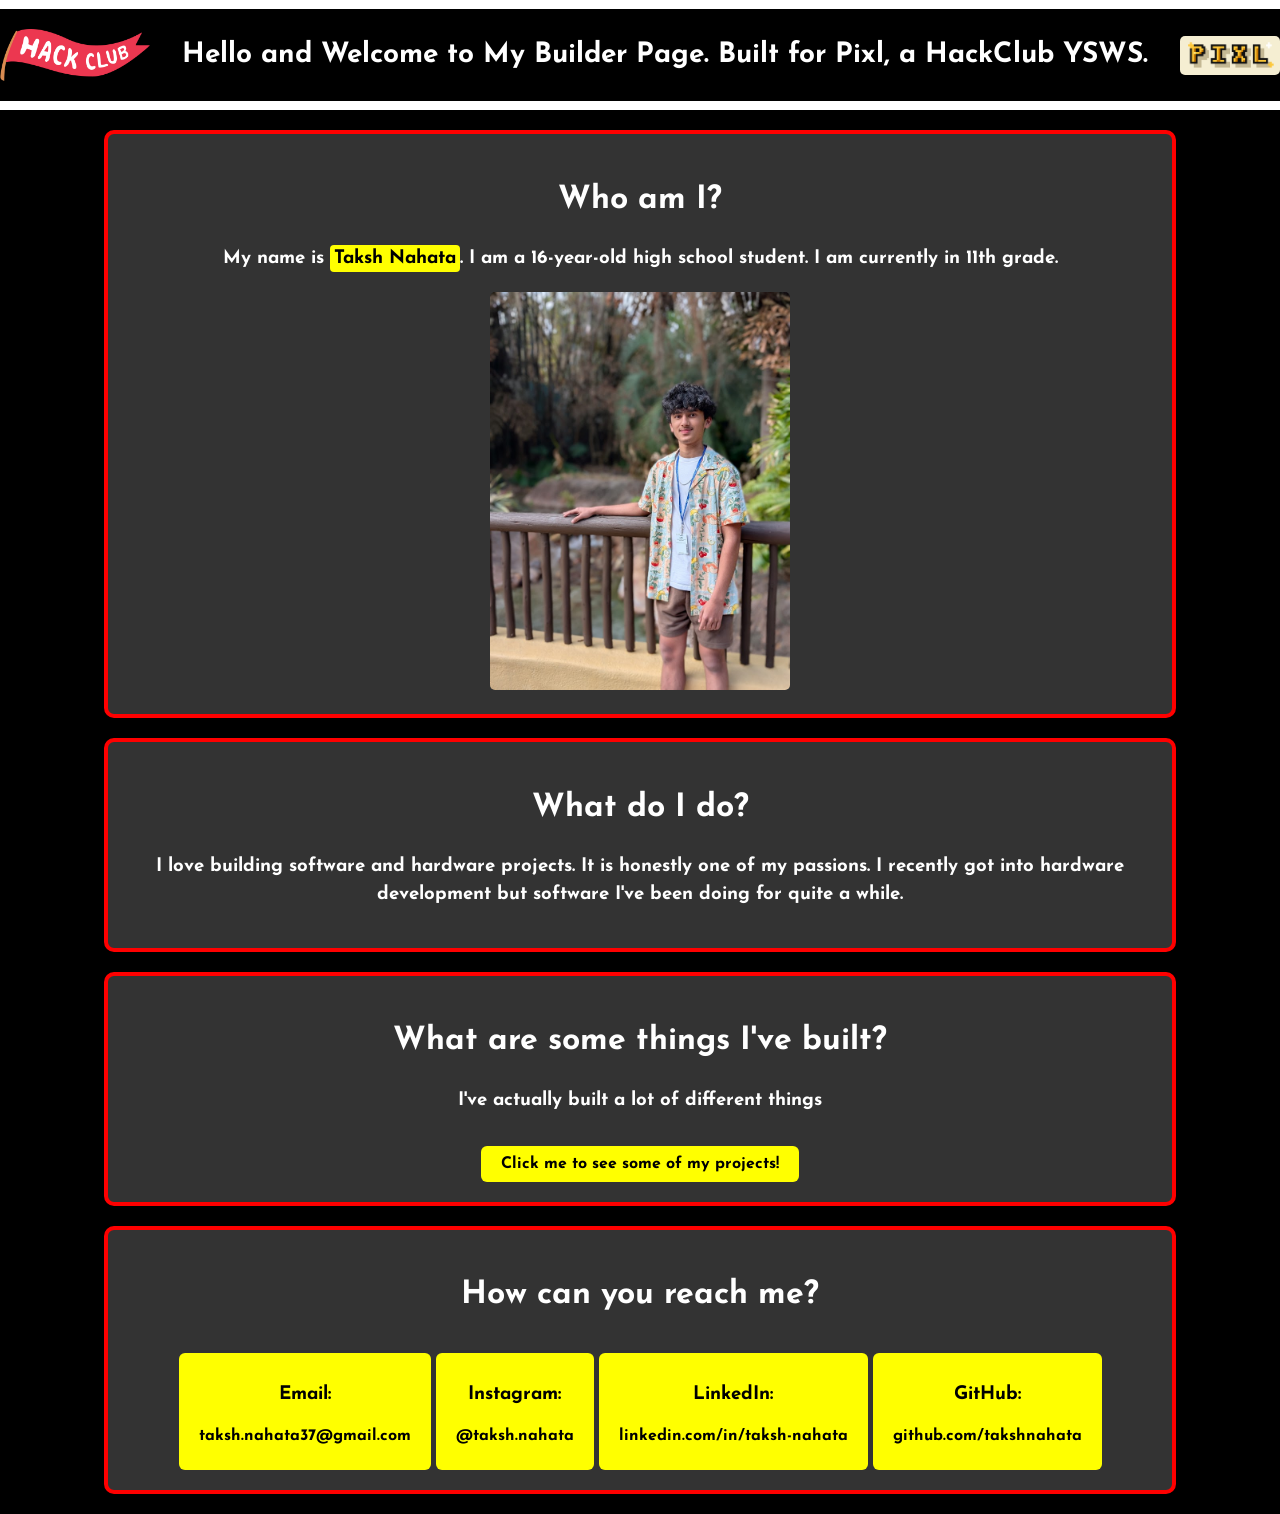
<file: index.html>
<!DOCTYPE html>
<html lang="en">
<head>
    <meta charset="UTF-8">
    <meta name="viewport" content="width=device-width, initial-scale=1.0">
    <title>Taksh Nahata's Builder Page</title>
    <link rel="stylesheet" href="styles.css">
    <!-- fonts and stuff -->
    <link rel="preconnect" href="https://fonts.googleapis.com">
    <link rel="preconnect" href="https://fonts.gstatic.com" crossorigin>
    <link href="https://fonts.googleapis.com/css2?family=Josefin+Sans:ital,wght@0,100..700;1,100..700&display=swap" rel="stylesheet">
</head>
<body class="josefin-sans-builderpage"> <!-- using this font and just calling that class -->
    <!-- header formatting and setup -->
    <div class="line"></div>
    <div class="header">
        <img src="assets/hackclub.png" alt="Hack Club Logo" class="hackclub-logo" style="width: 150px; height: auto;">
        <h2>Hello and Welcome to My Builder Page. Built for Pixl, a HackClub YSWS.</h2>
        <img src="assets/pixl.png" alt="Pixl Logo" class="pixl-logo" style="width: 100px; height: auto;">
    </div>
    <div class="line"></div>

    <!-- qa cards start -->
    <div class="qa left" style="animation-delay: 0.3s;">
        <h1>Who am I?</h1>
        <h3>My name is <mark>Taksh Nahata</mark>. I am a 16-year-old high school student. I am currently in 11th grade.</h3>
        <img src="assets/me.png" style="width: 300px; height: auto;">
    </div>
    <div class="qa right" style="animation-delay: 0.6s;">
        <h1>What do I do?</h1>
        <h3>I love building software and hardware projects. It is honestly one of my passions. I recently got into hardware development but software I've been doing for quite a while.</h3>
    </div>
    <div class="qa left" style="animation-delay: 0.9s;">
        <h1>What are some things I've built?</h1>
        <h3>I've actually built a lot of different things</h3>
        <a href="projects.html">Click me to see some of my projects!</a>
    </div>
    <!-- socials and links on a qa card as well -->
    <div class="qa right" style="animation-delay: 1.2s;">
        <h1>How can you reach me?</h1>
        <div class="socials">
            <a href="mailto:taksh.nahata37@gmail.com">
                <h3 class="card">Email:</h3>
                <p>taksh.nahata37@gmail.com</p>
            </a>
            <a href="https://www.instagram.com/taksh.nahata">
                <h3 class="card">Instagram:</h3>
                <p>@taksh.nahata</p>
            </a>
            <a href="https://www.linkedin.com/in/taksh-nahata">
                <h3 class="card">LinkedIn:</h3>
                <p>linkedin.com/in/taksh-nahata</p>
            </a>
            <a href="https://github.com/taksh-nahata">
                <h3 class="card">GitHub:</h3>
                <p>github.com/takshnahata</p>
            </a>
        </div>
    </div>
</body>
</html>
</file>
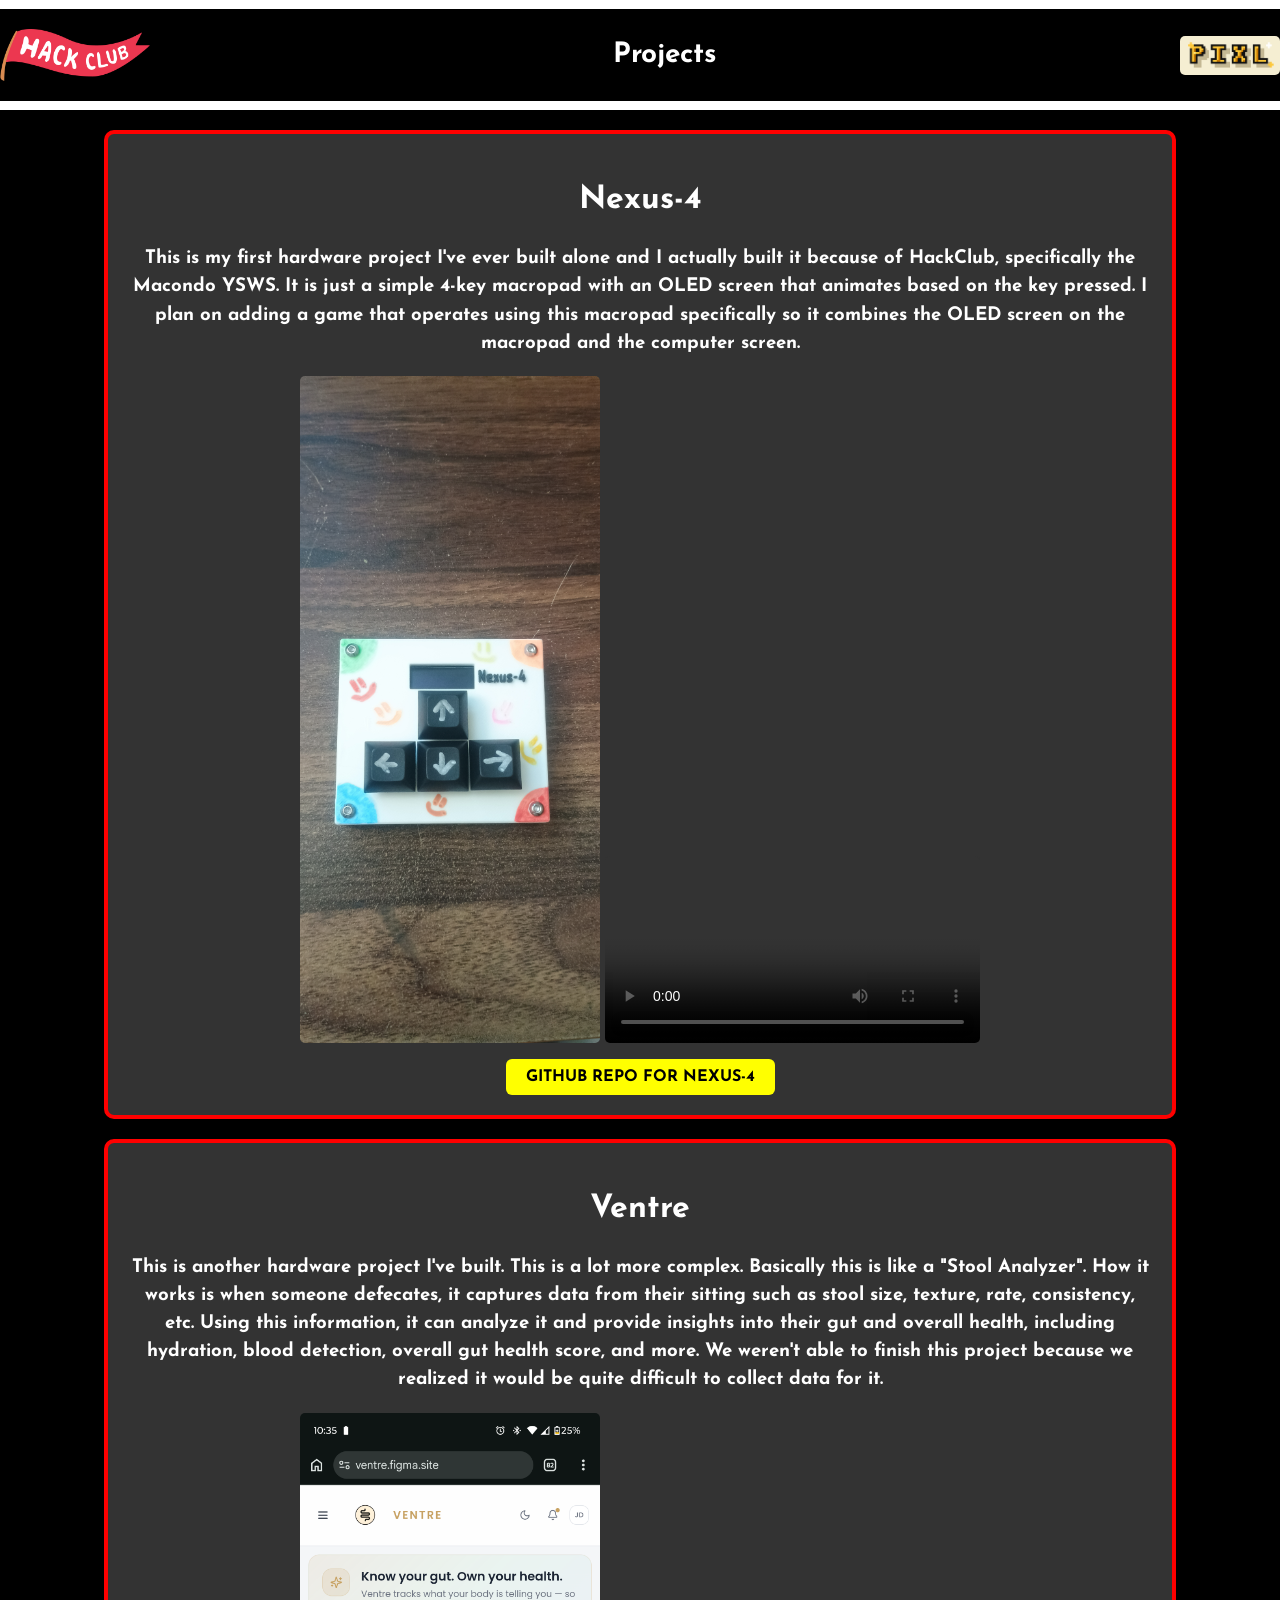
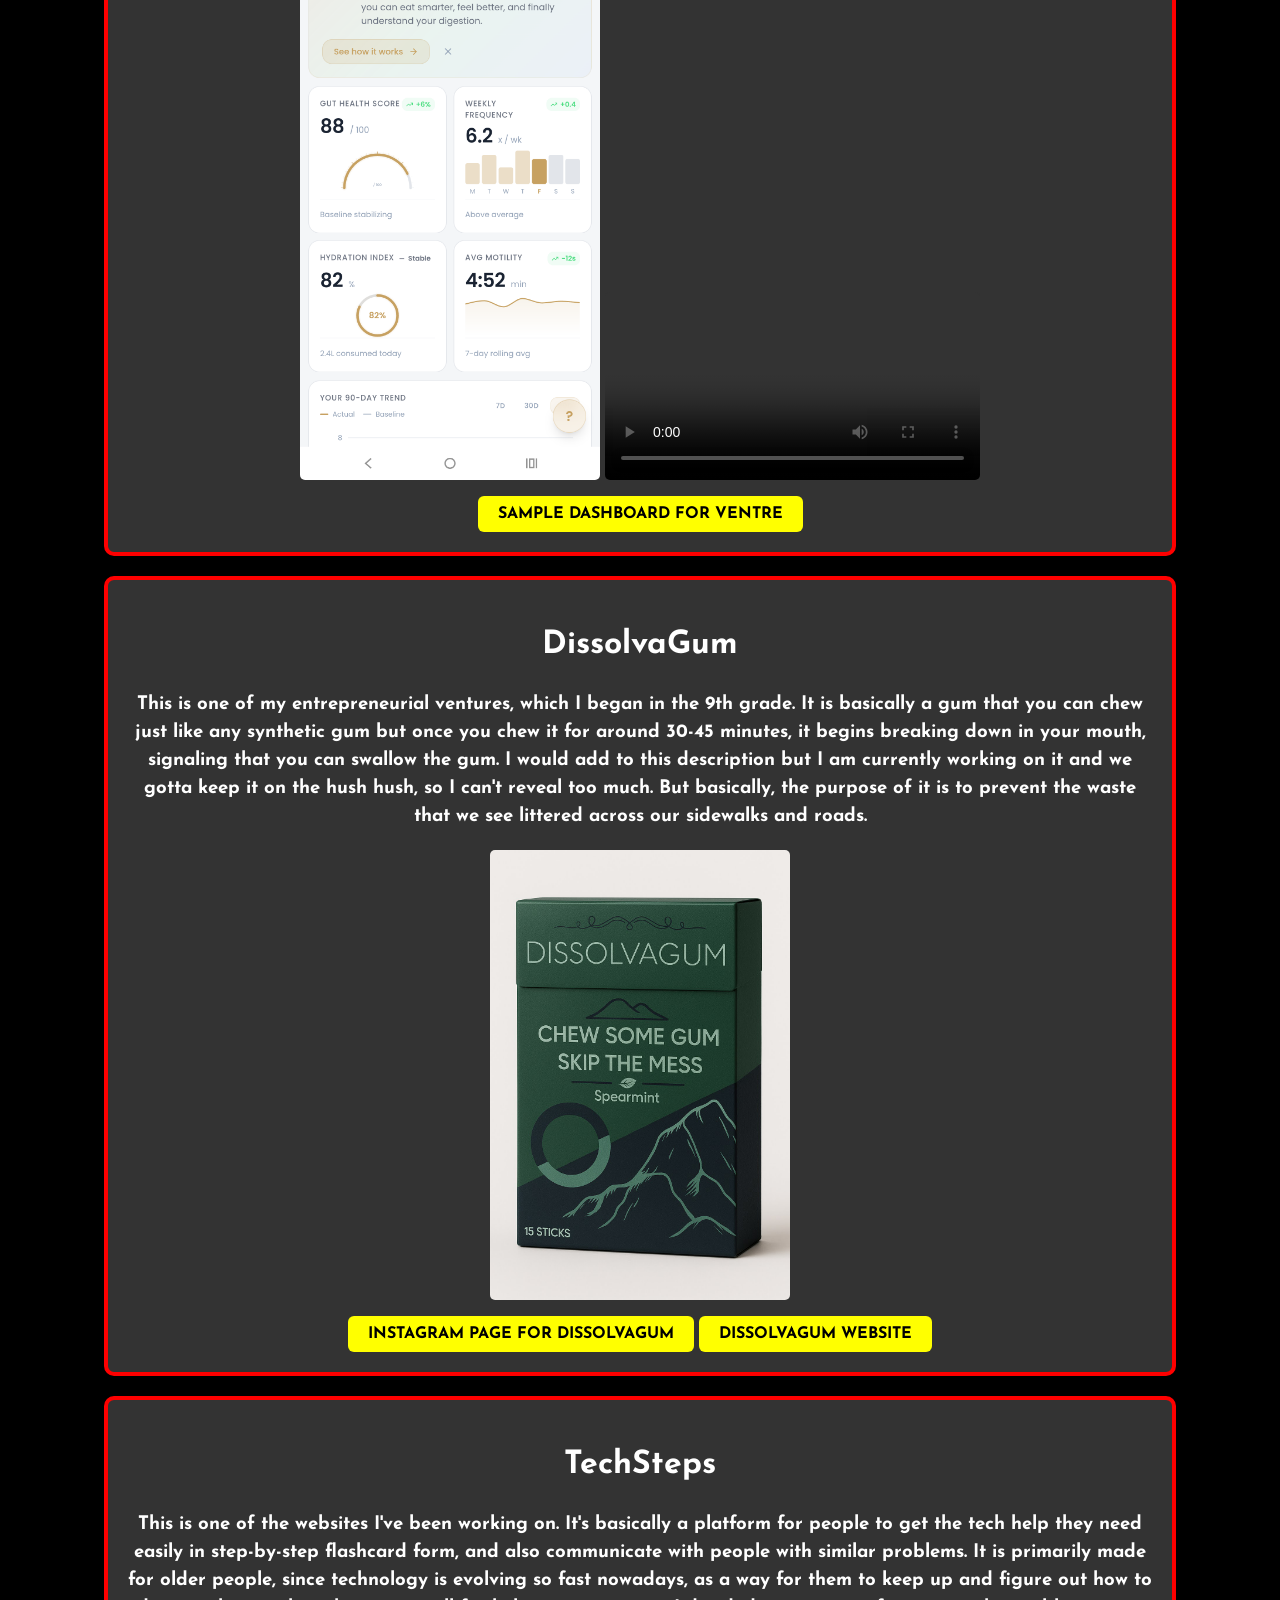
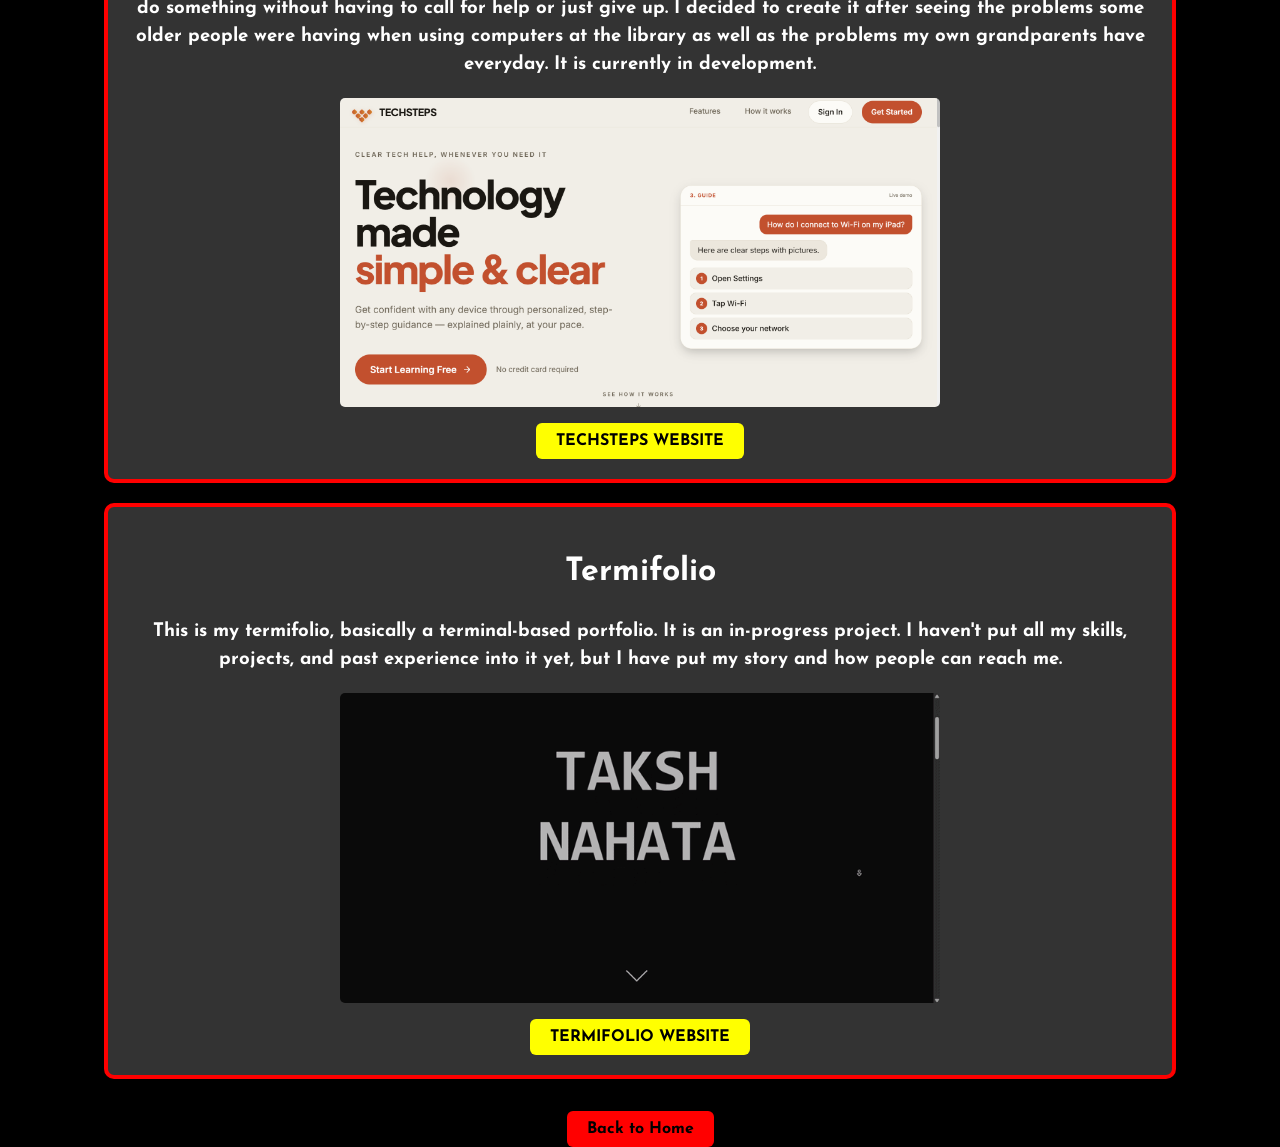
<file: projects.html>
<!DOCTYPE html>
<html lang="en">
<head>
    <meta charset="UTF-8">
    <meta name="viewport" content="width=device-width, initial-scale=1.0">
    <title>Taksh Nahata's Builder Page</title>
    <link rel="stylesheet" href="styles.css">
    <link rel="preconnect" href="https://fonts.googleapis.com">
    <link rel="preconnect" href="https://fonts.gstatic.com" crossorigin>
    <link href="https://fonts.googleapis.com/css2?family=Josefin+Sans:ital,wght@0,100..700;1,100..700&display=swap" rel="stylesheet">
</head>
<html>
<body class="josefin-sans-builderpage">
    <!-- header formatting and setup. same across all pages -->
    <div class="line"></div>
    <div class="header">
        <img src="assets/hackclub.png" alt="Hack Club Logo" class="hackclub-logo" style="width: 150px; height: auto;">
        <h2>Projects</h2>
        <img src="assets/pixl.png" alt="Pixl Logo" class="pixl-logo" style="width: 100px; height: auto;">
    </div>
    <div class="line"></div>
    <div class="qa left" style="animation-delay: 0.3s;">
        <h1>Nexus-4</h1>
        <h3>This is my first hardware project I've ever built alone and I actually built it because of HackClub, specifically the Macondo YSWS. It is just a simple 4-key macropad with an OLED screen that animates based on the key pressed. I plan on adding a game that operates using this macropad specifically so it combines the OLED screen on the macropad and the computer screen.</h3>
        <div>
            <img src="assets/macropad.jpg" alt="Macropad" style="width: 300px; height: auto;">
            <video src="https://cdn.hackclub.com/01a08e8c-e164-78b7-a793-ed2ee2dfff9a/macropadVID.mp4" controls style="width: 375px; height: auto;"></video>
        </div>
        <a href="https://github.com/taksh-nahata/nexus-4" target="_blank" rel="noopener noreferrer">GITHUB REPO FOR NEXUS-4</a>
    </div>
    <div class ="qa right" style="animation-delay: 0.6s;">
        <h1>Ventre</h1>
        <h3>This is another hardware project I've built. This is a lot more complex. Basically this is like a "Stool Analyzer". How it works is when someone defecates, it captures data from their sitting such as stool size, texture, rate, consistency, etc. Using this information, it can analyze it and provide insights into their gut and overall health, including hydration, blood detection, overall gut health score, and more. We weren't able to finish this project because we realized it would be quite difficult to collect data for it.</h3>
        <div>
            <img src="assets/ventreDashboard.png" alt="Ventre" style="width: 300px; height: auto;">
            <video src="assets/ventreVID.mp4" controls style="width: 375px; height: auto;"></video>
        </div>
        <a href="https://ventre.figma.site/" target="_blank" rel="noopener noreferrer">SAMPLE DASHBOARD FOR VENTRE</a>
    </div>
    <div class="qa left" style="animation-delay: 0.9s;">
        <h1>DissolvaGum</h1>
        <h3>This is one of my entrepreneurial ventures, which I began in the 9th grade. It is basically a gum that you can chew just like any synthetic gum but once you chew it for around 30-45 minutes, it begins breaking down in your mouth, signaling that you can swallow the gum. I would add to this description but I am currently working on it and we gotta keep it on the <italic>hush hush</italic>, so I can't reveal too much. But basically, the purpose of it is to prevent the waste that we see littered across our sidewalks and roads.</h3>
        <div>
            <img src="assets/dissolvagum.jpg" alt="DissolvaGum" style="width: 300px; height: auto;">
        </div>
        <a href="https://www.instagram.com/dissolvagum/" target="_blank" rel="noopener noreferrer">INSTAGRAM PAGE FOR DISSOLVAGUM</a>
        <a href="https://dissolvagum.com/" target="_blank" rel="noopener noreferrer">DISSOLVAGUM WEBSITE</a>
    </div>
    <div class="qa right" style="animation-delay: 1.2s;">
        <h1>TechSteps</h1>
        <h3>This is one of the websites I've been working on. It's basically a platform for people to get the tech help they need easily in step-by-step flashcard form, and also communicate with people with similar problems. It is primarily made for older people, since technology is evolving so fast nowadays, as a way for them to keep up and figure out how to do something without having to call for help or just give up. I decided to create it after seeing the problems some older people were having when using computers at the library as well as the problems my own grandparents have everyday. It is currently in development.</h3>
        <div>
            <img src="assets/techsteps.png" alt="TechSteps" style="width: 600px; height: auto;">
        </div>
        <a href="https://tech-steps.org" target="_blank" rel="noopener noreferrer">TECHSTEPS WEBSITE</a>
    </div>
    <div class="qa left" style="animation-delay: 1.5s;">
        <h1>Termifolio</h1>
        <h3>This is my termifolio, basically a terminal-based portfolio. It is an in-progress project. I haven't put all my skills, projects, and past experience into it yet, but I have put my story and how people can reach me.</h3>
        <div>
            <img src="assets/termifolio.gif" alt="Termifolio" style="width: 600px; height: auto;">
        </div>
        <a href="https://takshnahata.vercel.app" alt="TermiFolio" target="_blank" rel="noopener noreferrer">TERMIFOLIO WEBSITE</a>
    </div>
    <a href="index.html" style="text-align: center;">Back to Home</a>
</body>
</html>
</file>
<file: styles.css>
/* custom font. clean and sleak */
.josefin-sans-builderpage {
  font-family: "Josefin Sans", sans-serif;
  font-optical-sizing: auto;
  font-weight: 400;
  font-style: normal;
}

/* establishing background color */
body {
    margin: 0;
    padding: 0;
    background-color: #000;
    text-align: center;
}

mark {
    background-color: #ff0;
    color: #000;
    padding: 4px 4px;
    border-radius: 4px;
}

/* header styles */
.header {
    display: flex;
    align-items: center;
    justify-content: space-between;
    gap: 20px;
    margin: 20px 0;
}
.header h2 {
    text-align: center;
    flex: 1;
    margin: 0;
}

.qa.left {
    background-color: #333;
    padding: 20px;
    margin: 20px auto;
    width: 80%;
    border-radius: 10px;
    text-align: center;
    animation: slideInLeft 1s ease-out both;
}

.qa.right {
    background-color: #333;
    padding: 20px;
    margin: 20px auto;
    width: 80%;
    border-radius: 10px;
    text-align: center;
    animation: slideInRight 1s ease-out both;
}

/* hover animations for qa boxes */
.qa.left, .qa.right {
    border: 4px solid red;
    transition: transform 0.2s ease, box-shadow 0.2s ease;
}

.qa.left:hover, .qa.right:hover {
    transform: translateY(-4px);
    box-shadow: 0 4px 20px red;
}

/* buttons and link cards style set */
.qa a {
    display: inline-block;
    margin-top: 12px;
    padding: 10px 20px;
    background-color: #ff0;
    color: #000;
    text-decoration: none;
    border-radius: 6px;
    font-weight: bold;
    transition: transform 0.2s ease, background-color 0.2s ease;
}

.qa a:hover {
    transform: scale(1.05);
    background-color: #fff;
}

img, video {
    border-radius: 5px;
    transition: transform 0.2s ease, box-shadow 0.2s ease;
}

img:hover, video:hover {
    transform: translateY(-5px);
    box-shadow: 0 8px 20px gray;
}

a {
    display: inline-block;
    margin-top: 12px;
    padding: 10px 20px;
    background-color: red;
    color: black;
    text-decoration: none;
    border-radius: 6px;
    font-weight: bold;
    transition: transform 0.2s ease, background-color 0.2s ease;
}

a:hover {
    transform: scale(1.05);
    background-color: white;
}

h1, h2, h3 {
    color: #fff;
    text-align: center;
    line-height: 1.5;
}

h3.card {
    color: black;
}

h2 {
    font-size: 1.75em;
    margin: 20px 0;
}

/* line at the top that goes with header */
.line {
    width: 100%;
    height: 1px;
    padding: 4px;
    background: #fff;
    animation: lineAnimation 2s linear forwards;
}

/* animation for the line */
@keyframes lineAnimation {
    0% {
        transform: scaleX(0);
        transform-origin: left;
    }
    100% {
        transform: scaleX(1);
        transform-origin: left;
    }
}

/* qa card animations */
@keyframes slideInLeft {
    0% {
        transform: translateX(-100%) rotateX(-180deg);
        opacity: 0;
    }
    100% {
        transform: translateX(0) rotateX(0deg);
        opacity: 1;
    }
}

@keyframes slideInRight {
    0% {
        transform: translateX(100%) rotateX(180deg);
        opacity: 0;
    }
    100% {
        transform: translateX(0) rotateX(0deg);
        opacity: 1;
    }
}
</file>
